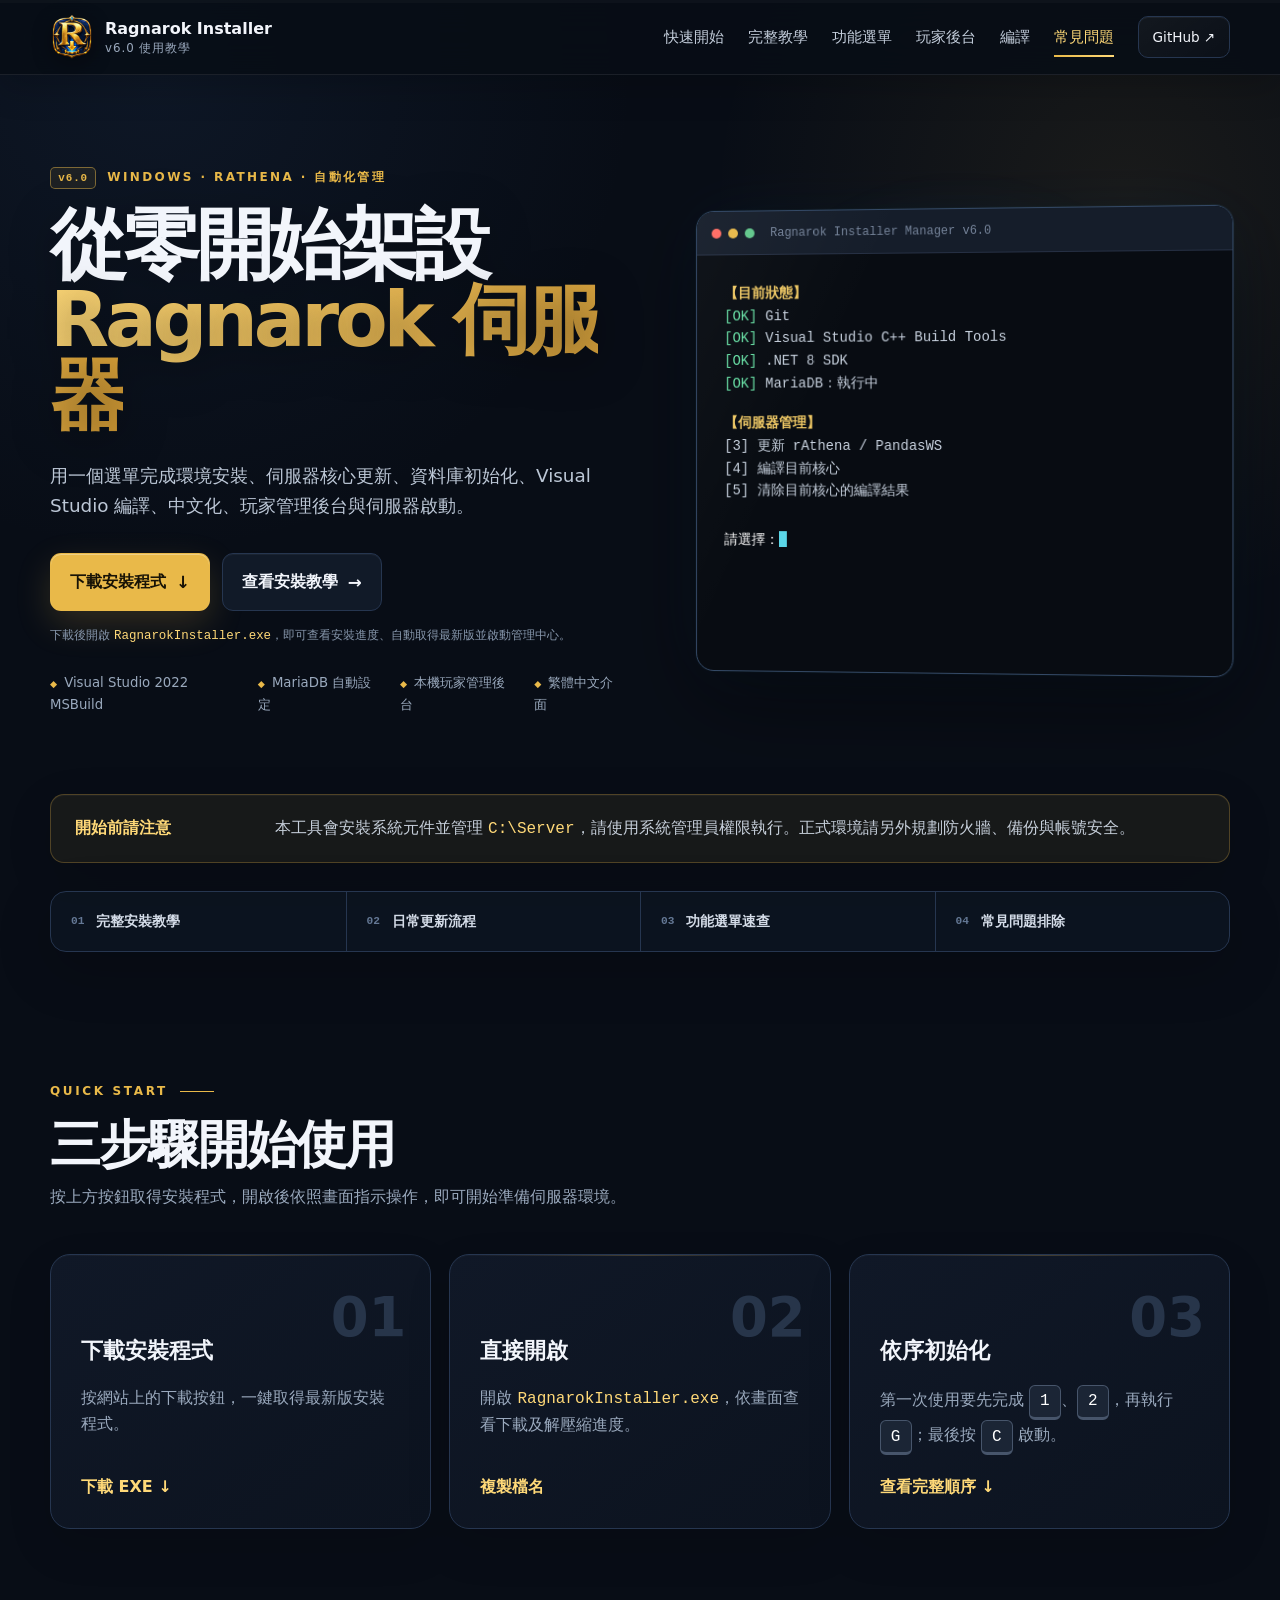
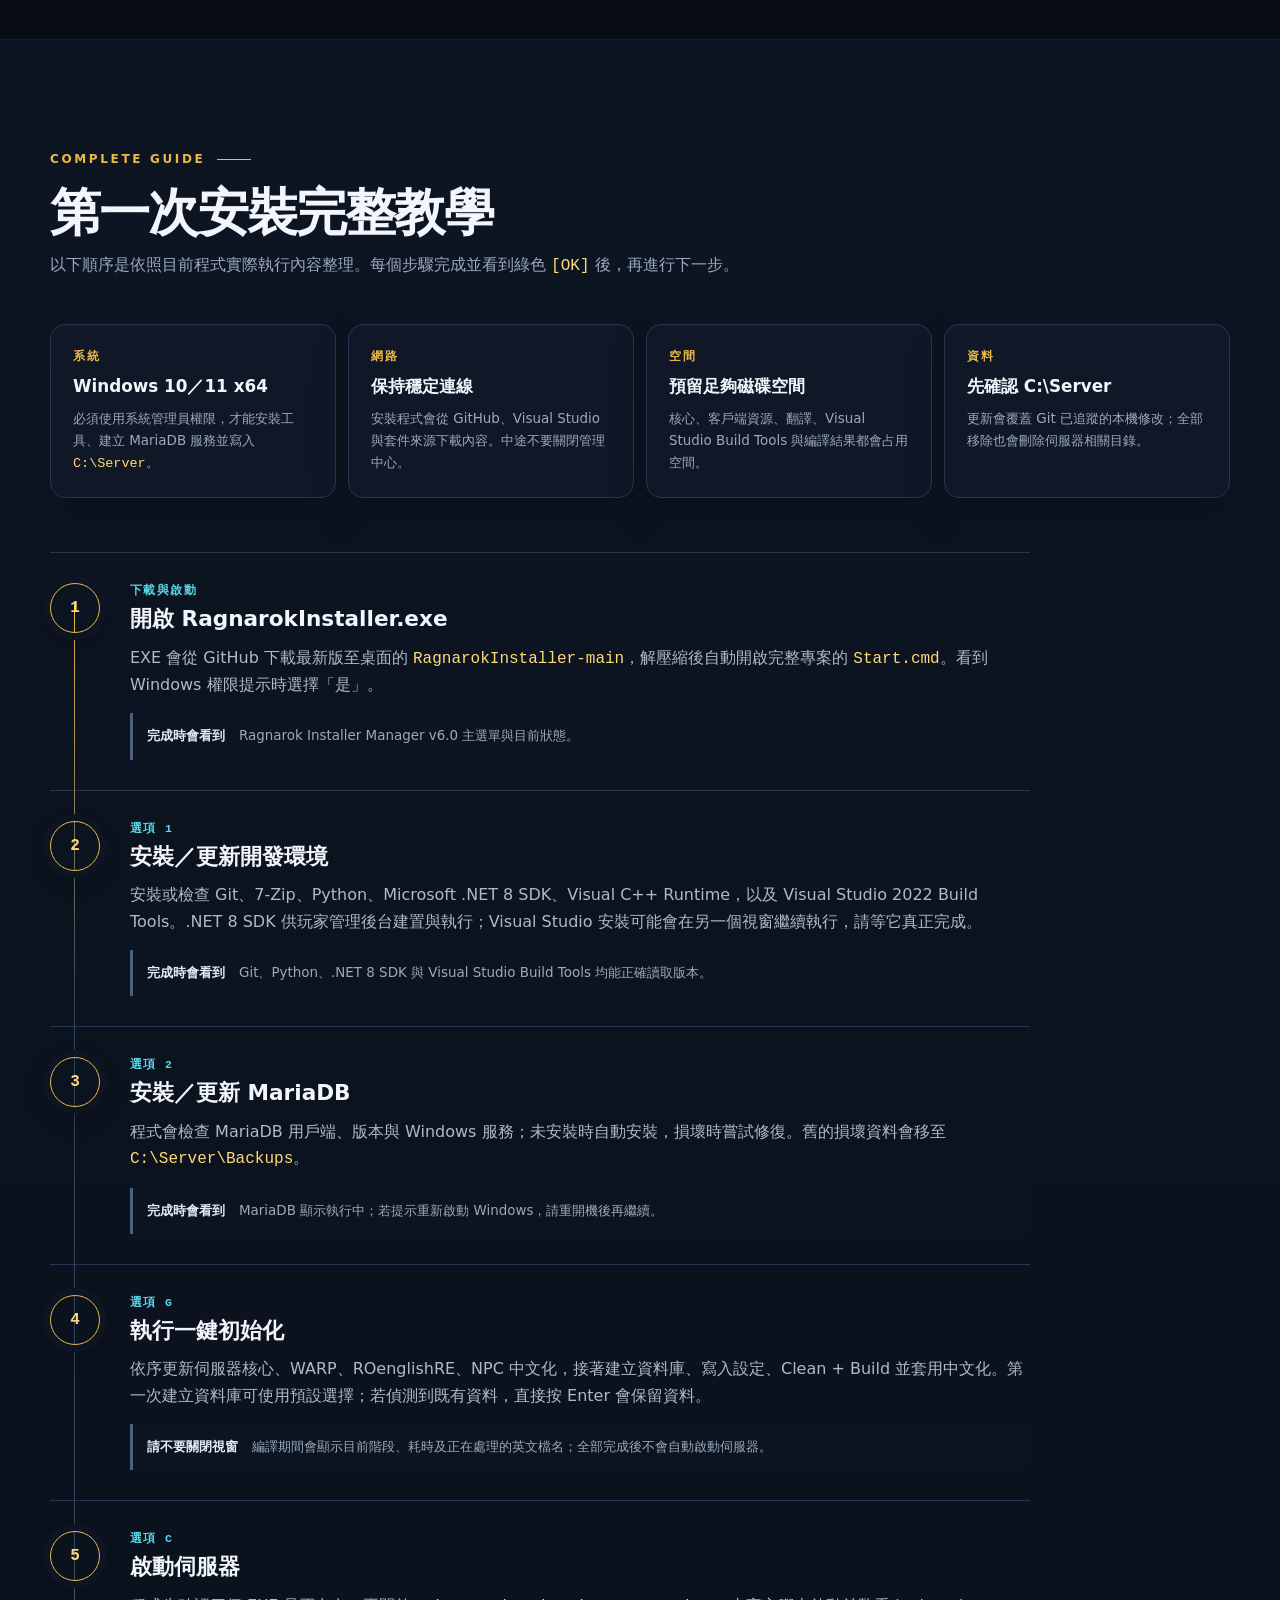
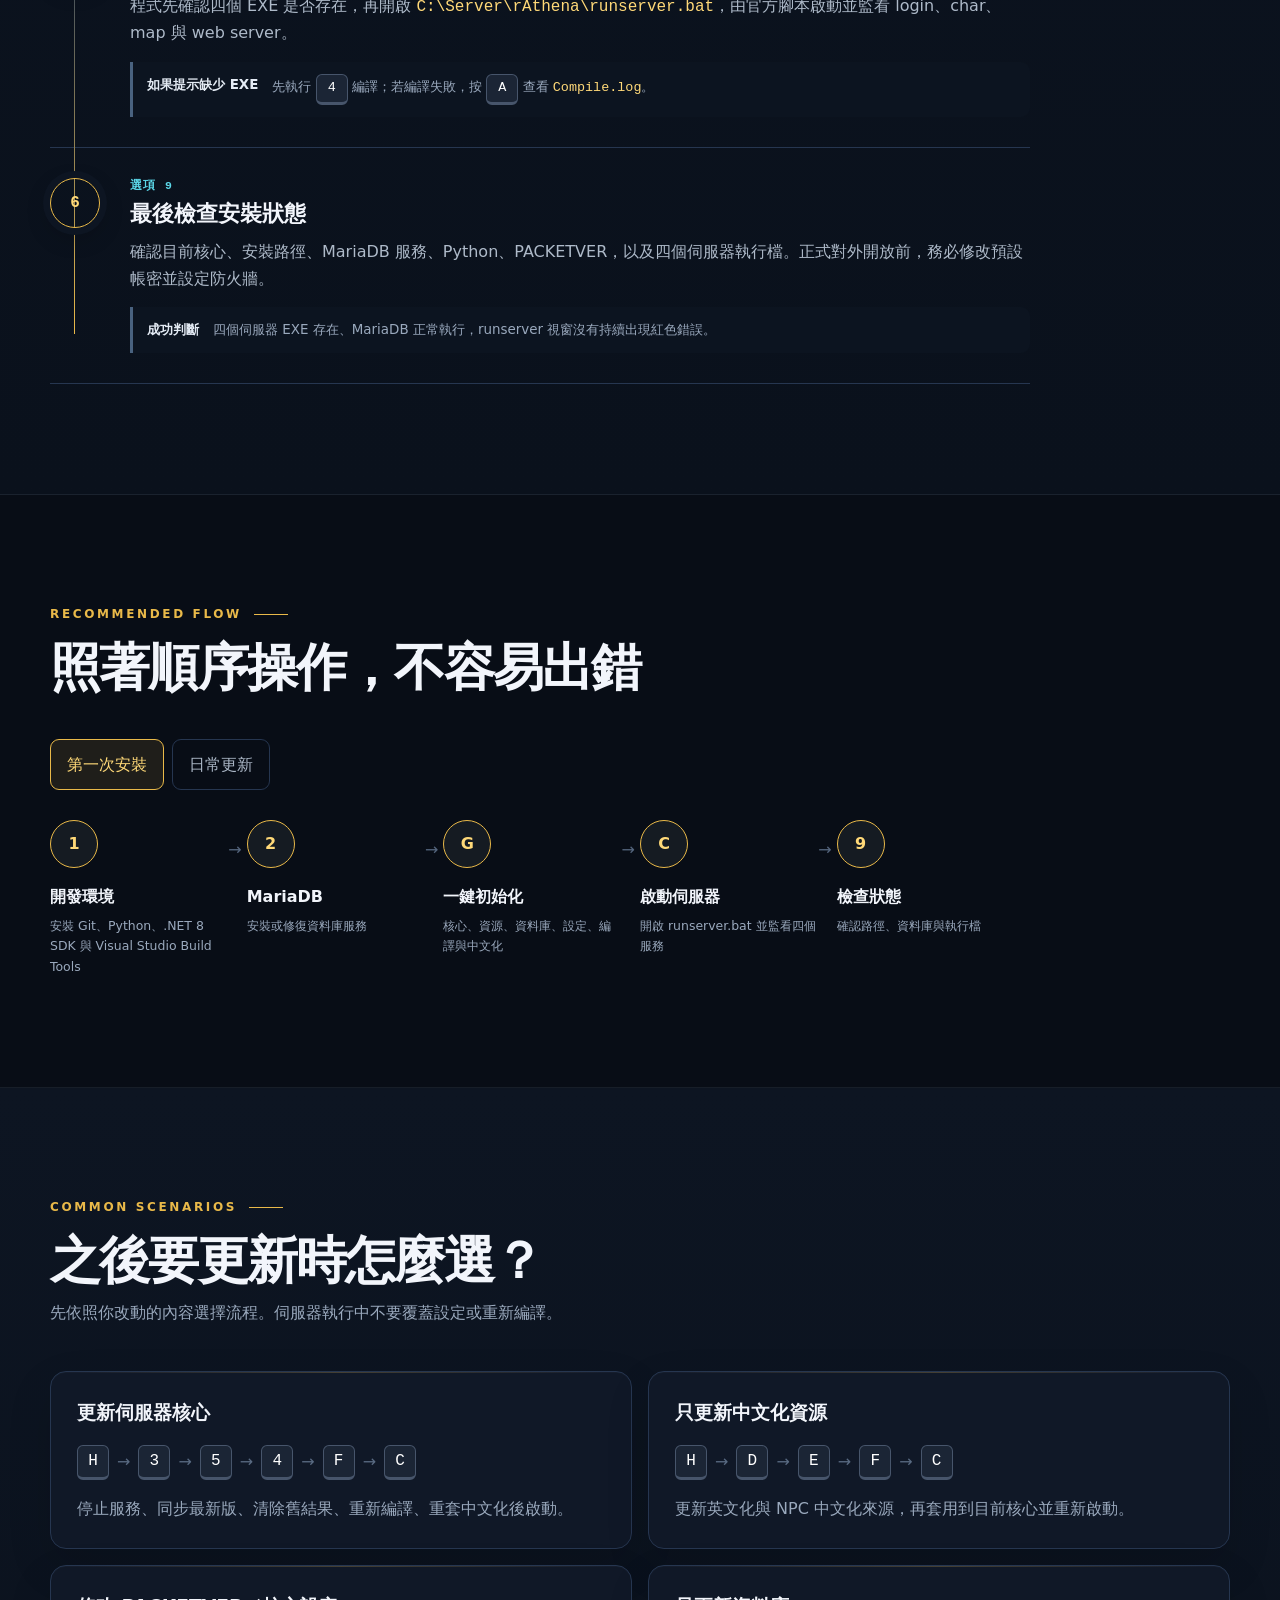
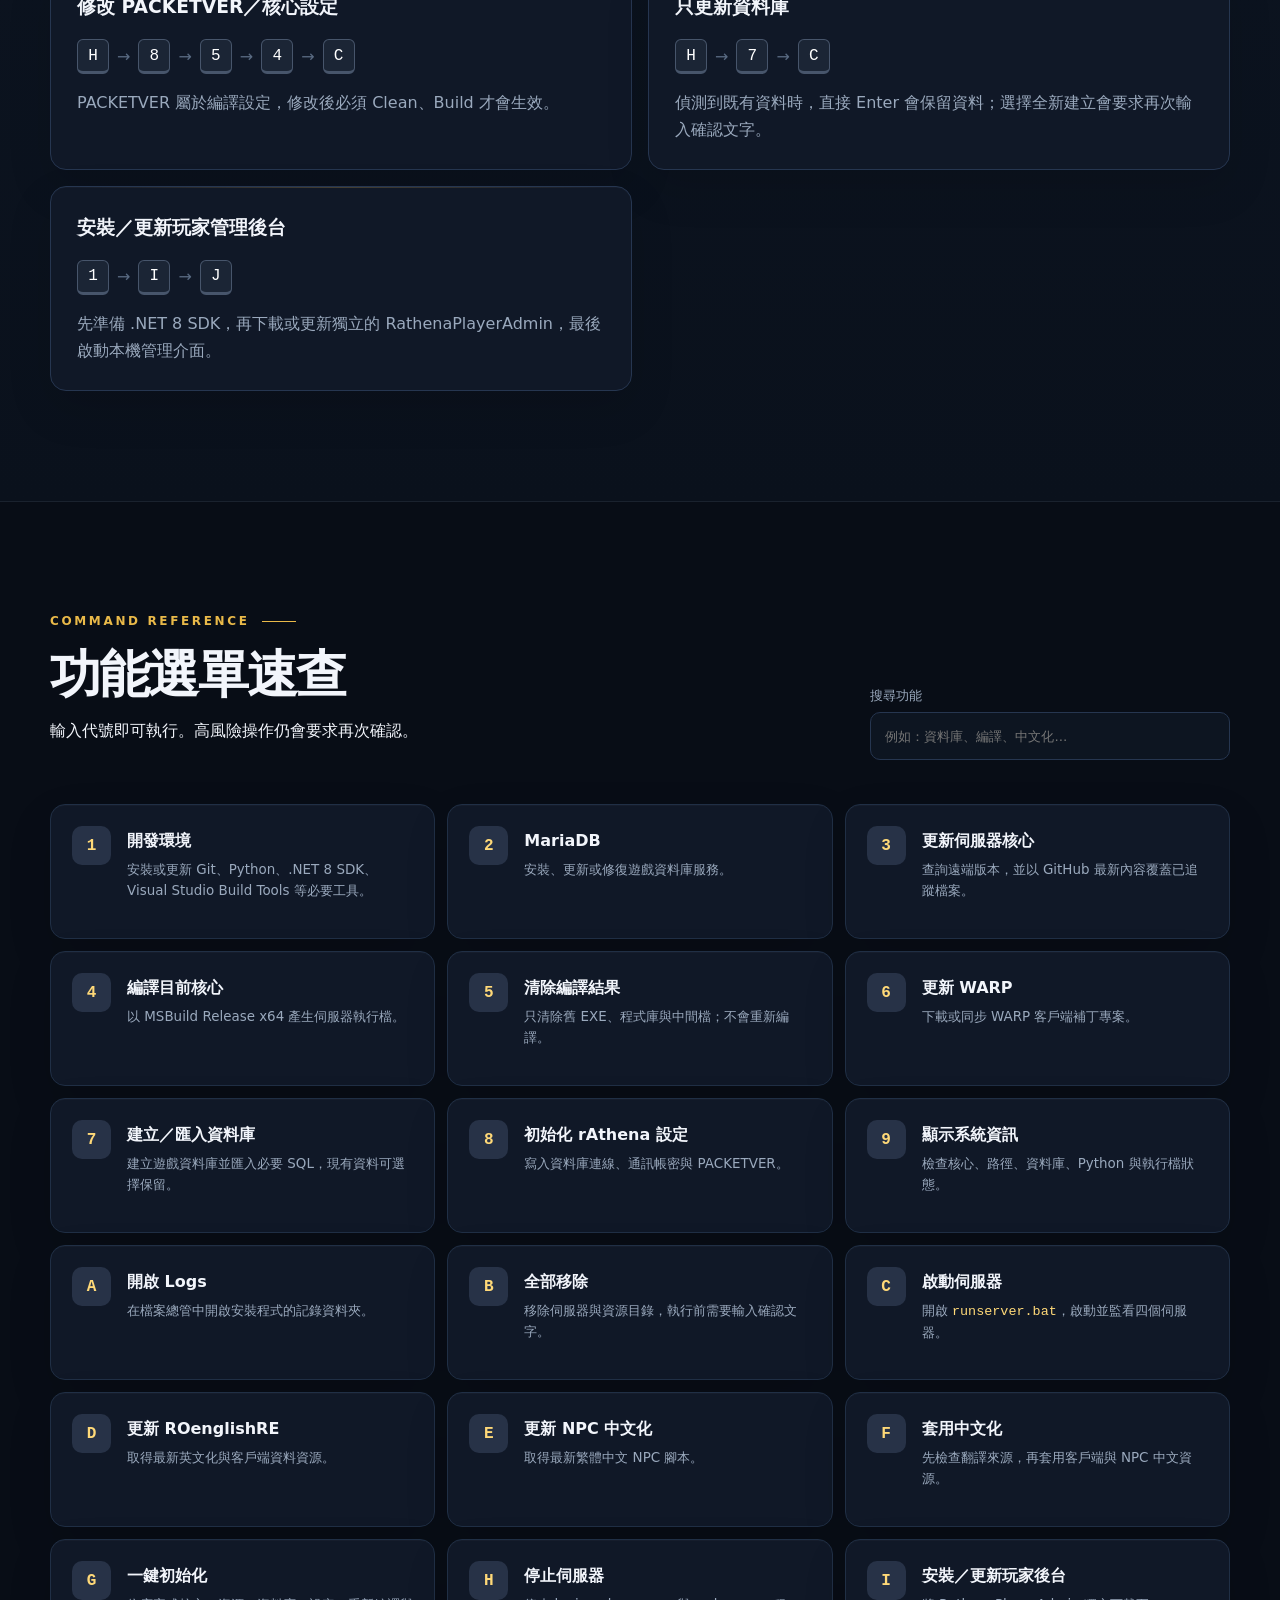
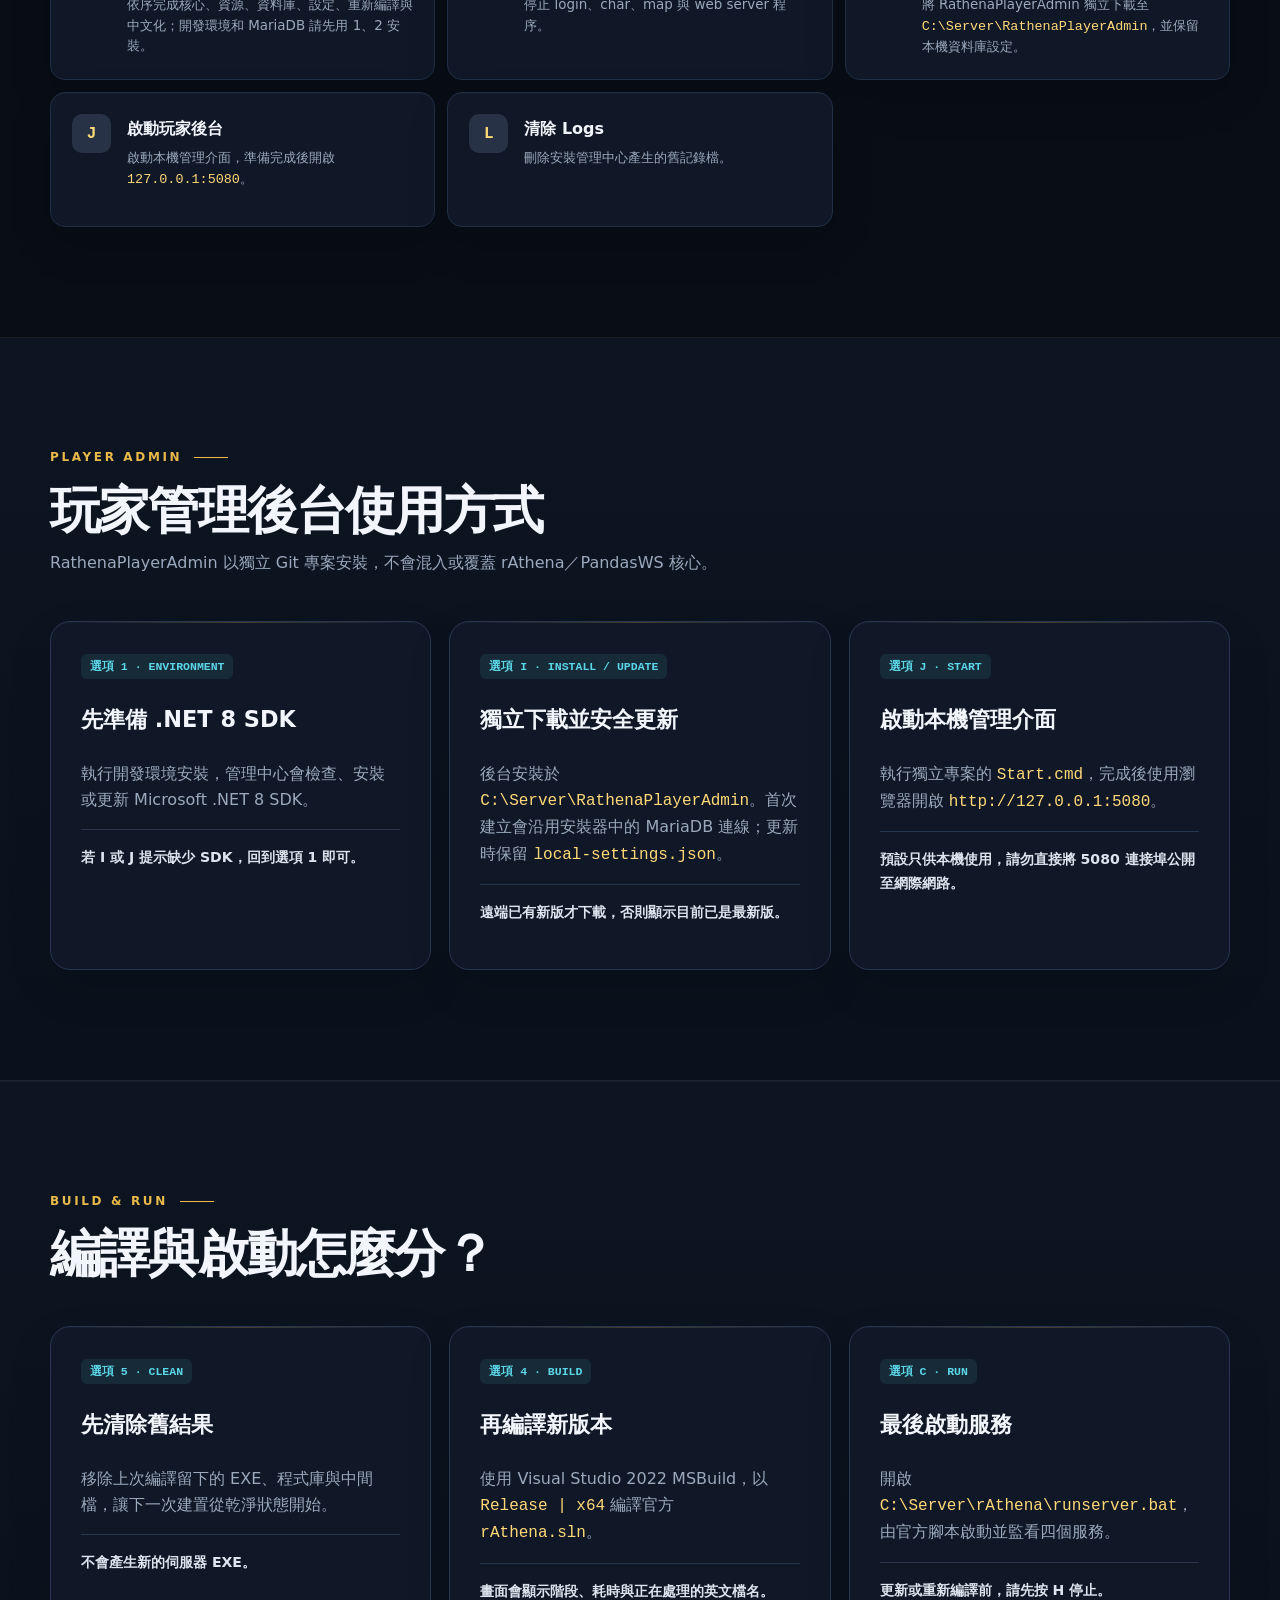
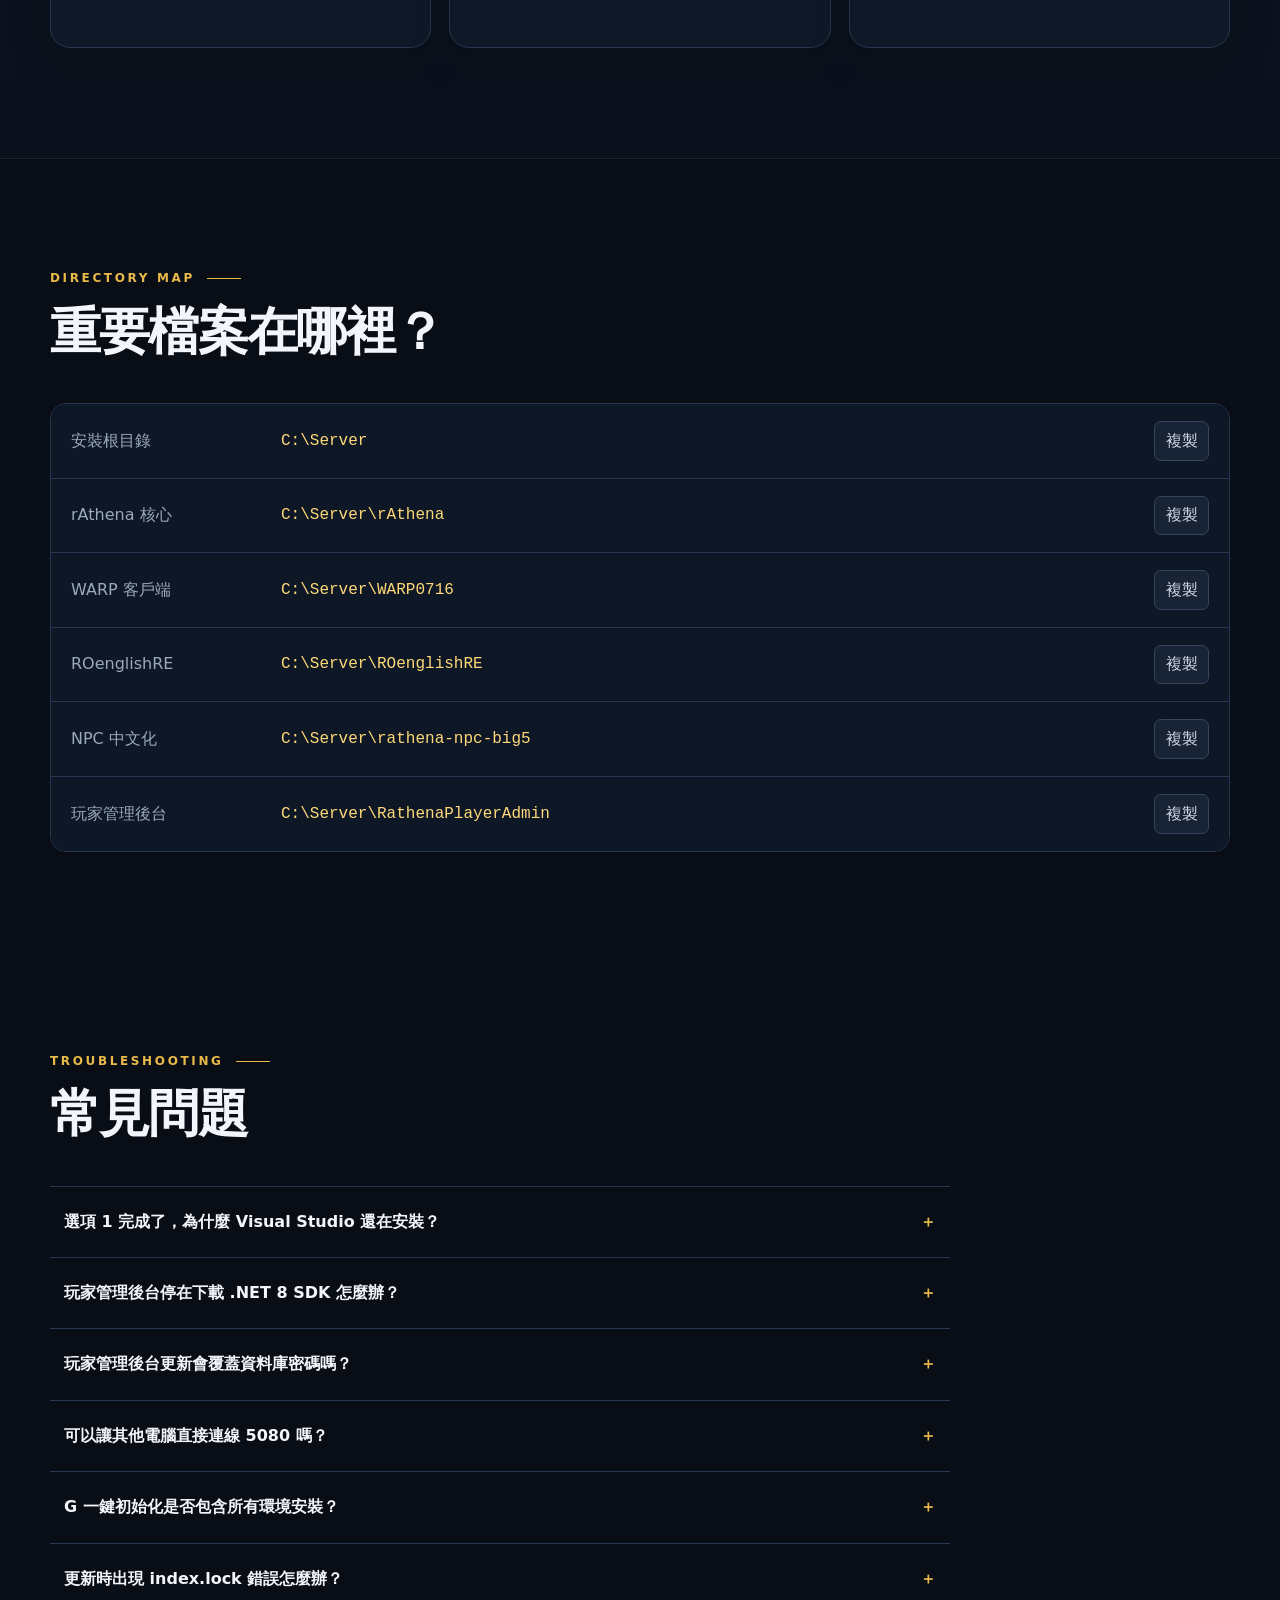
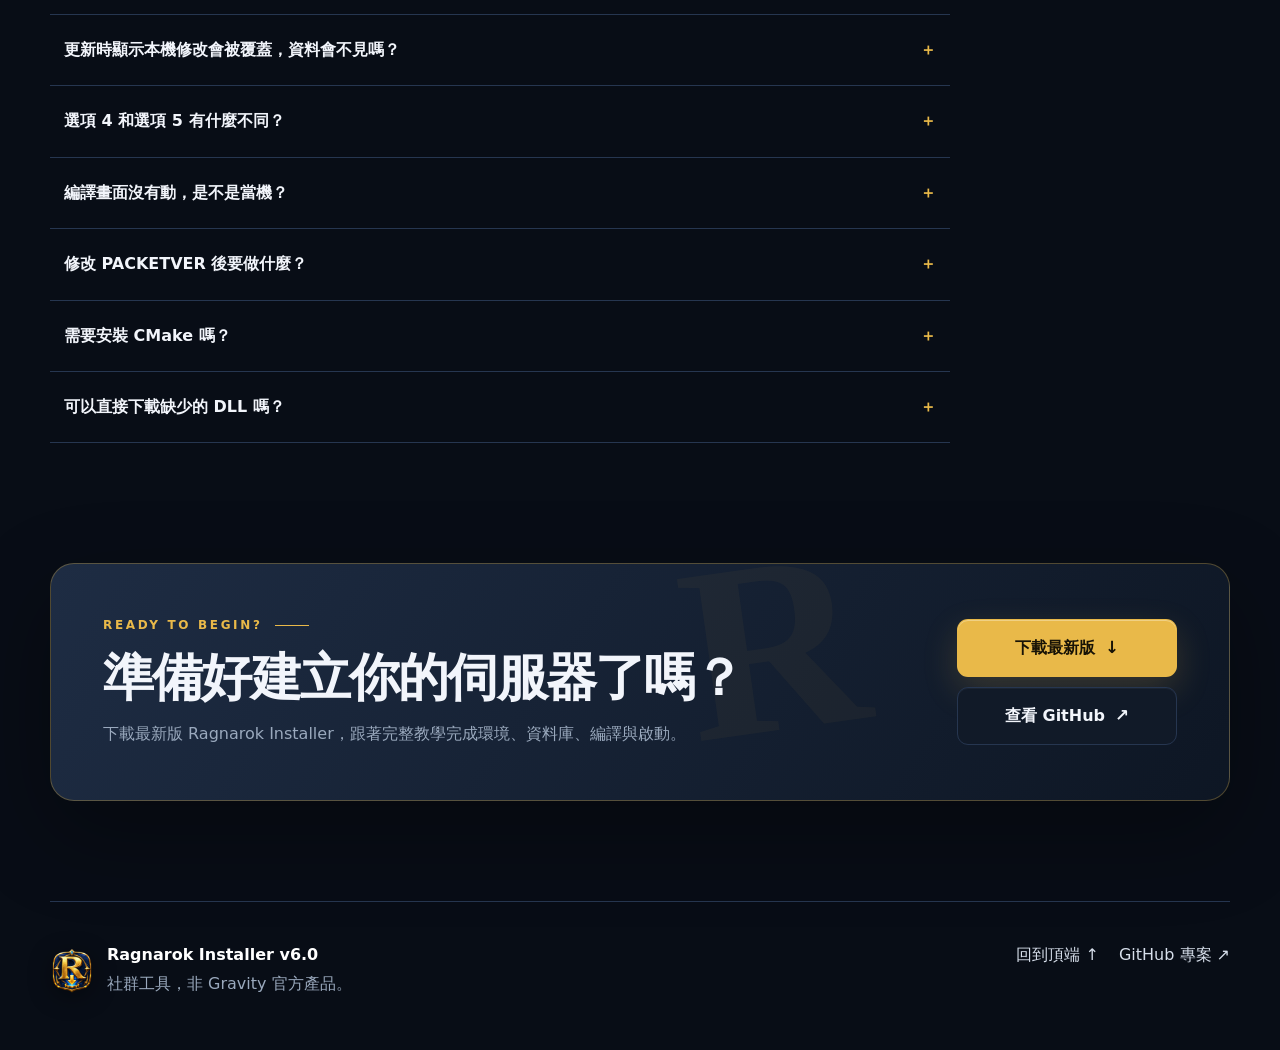
<file: docs/index.html>
<!doctype html>
<html lang="zh-Hant">
<head>
  <meta charset="utf-8">
  <meta name="viewport" content="width=device-width, initial-scale=1">
  <meta name="description" content="Ragnarok Installer v6.0 完整安裝、更新、編譯、玩家管理後台與伺服器管理教學。">
  <meta name="theme-color" content="#0b111c">
  <title>Ragnarok Installer 使用教學</title>
  <link rel="icon" type="image/png" href="assets/favicon.png">
  <link rel="stylesheet" href="styles.css?v=20260819-3">
</head>
<body id="top">
  <a class="skip-link" href="#main">跳到主要內容</a>
  <div class="scroll-progress" aria-hidden="true"><span></span></div>
  <header class="site-header">
    <div class="nav-wrap">
      <a class="brand" href="#top" aria-label="回到首頁">
        <img class="brand-mark" src="assets/ragnarok-installer-logo.png" width="39" height="39" alt="">
        <span><strong>Ragnarok Installer</strong><small>v6.0 使用教學</small></span>
      </a>
      <button class="nav-toggle" type="button" aria-expanded="false" aria-controls="site-nav">選單</button>
      <nav id="site-nav" aria-label="主要導覽">
        <a href="#quickstart">快速開始</a>
        <a href="#guide">完整教學</a>
        <a href="#commands">功能選單</a>
        <a href="#player-admin">玩家後台</a>
        <a href="#compile">編譯</a>
        <a href="#faq">常見問題</a>
      </nav>
      <a class="github-link" href="https://github.com/xvn5002036/RagnarokInstaller" target="_blank" rel="noreferrer">GitHub ↗</a>
    </div>
  </header>

  <main id="main">
    <section class="hero">
      <div class="hero-copy">
        <div class="hero-kicker"><span>v6.0</span> WINDOWS · RATHENA · 自動化管理</div>
        <h1>從零開始架設<br><span>Ragnarok 伺服器</span></h1>
        <p class="hero-lead">用一個選單完成環境安裝、伺服器核心更新、資料庫初始化、Visual Studio 編譯、中文化、玩家管理後台與伺服器啟動。</p>
        <div class="hero-actions">
          <a class="button primary" href="RagnarokInstaller.exe" download>下載安裝程式 <span aria-hidden="true">↓</span></a>
          <a class="button secondary" href="#quickstart">查看安裝教學 <span aria-hidden="true">→</span></a>
        </div>
        <p class="launcher-note">下載後開啟 <code>RagnarokInstaller.exe</code>，即可查看安裝進度、自動取得最新版並啟動管理中心。</p>
        <ul class="hero-points" aria-label="特色">
          <li>Visual Studio 2022 MSBuild</li>
          <li>MariaDB 自動設定</li>
          <li>本機玩家管理後台</li>
          <li>繁體中文介面</li>
        </ul>
      </div>
      <div class="terminal-card" aria-label="安裝程式畫面示意">
        <div class="terminal-bar"><span></span><span></span><span></span><small>Ragnarok Installer Manager v6.0</small></div>
        <div class="terminal-body">
          <p><b>【目前狀態】</b></p>
          <p><i>[OK]</i> Git</p>
          <p><i>[OK]</i> Visual Studio C++ Build Tools</p>
          <p><i>[OK]</i> .NET 8 SDK</p>
          <p><i>[OK]</i> MariaDB：執行中</p>
          <p class="spacer"></p>
          <p><b>【伺服器管理】</b></p>
          <p>[3] 更新 rAthena / PandasWS</p>
          <p>[4] 編譯目前核心</p>
          <p>[5] 清除目前核心的編譯結果</p>
          <p class="prompt">請選擇：<span class="cursor"></span></p>
        </div>
      </div>
    </section>

    <section class="notice" aria-label="重要提醒">
      <strong>開始前請注意</strong>
      <p>本工具會安裝系統元件並管理 <code>C:\Server</code>，請使用系統管理員權限執行。正式環境請另外規劃防火牆、備份與帳號安全。</p>
    </section>

    <nav class="section-jump" aria-label="快速前往">
      <a href="#guide"><span>01</span>完整安裝教學</a>
      <a href="#scenarios"><span>02</span>日常更新流程</a>
      <a href="#commands"><span>03</span>功能選單速查</a>
      <a href="#faq"><span>04</span>常見問題排除</a>
    </nav>

    <section class="section" id="quickstart">
      <div class="section-heading">
        <p class="eyebrow">QUICK START</p>
        <h2>三步驟開始使用</h2>
        <p>按上方按鈕取得安裝程式，開啟後依照畫面指示操作，即可開始準備伺服器環境。</p>
      </div>
      <div class="steps-grid">
        <article class="step-card"><span>01</span><h3>下載安裝程式</h3><p>按網站上的下載按鈕，一鍵取得最新版安裝程式。</p><a href="RagnarokInstaller.exe" download>下載 EXE ↓</a></article>
        <article class="step-card"><span>02</span><h3>直接開啟</h3><p>開啟 <code>RagnarokInstaller.exe</code>，依畫面查看下載及解壓縮進度。</p><button class="copy-button" type="button" data-copy="RagnarokInstaller.exe">複製檔名</button></article>
        <article class="step-card"><span>03</span><h3>依序初始化</h3><p>第一次使用要先完成 <kbd>1</kbd>、<kbd>2</kbd>，再執行 <kbd>G</kbd>；最後按 <kbd>C</kbd> 啟動。</p><a href="#guide">查看完整順序 ↓</a></article>
      </div>
    </section>

    <section class="section tinted" id="guide">
      <div class="section-heading">
        <p class="eyebrow">COMPLETE GUIDE</p>
        <h2>第一次安裝完整教學</h2>
        <p>以下順序是依照目前程式實際執行內容整理。每個步驟完成並看到綠色 <code>[OK]</code> 後，再進行下一步。</p>
      </div>

      <div class="requirement-grid">
        <article><span>系統</span><strong>Windows 10／11 x64</strong><p>必須使用系統管理員權限，才能安裝工具、建立 MariaDB 服務並寫入 <code>C:\Server</code>。</p></article>
        <article><span>網路</span><strong>保持穩定連線</strong><p>安裝程式會從 GitHub、Visual Studio 與套件來源下載內容。中途不要關閉管理中心。</p></article>
        <article><span>空間</span><strong>預留足夠磁碟空間</strong><p>核心、客戶端資源、翻譯、Visual Studio Build Tools 與編譯結果都會占用空間。</p></article>
        <article><span>資料</span><strong>先確認 C:\Server</strong><p>更新會覆蓋 Git 已追蹤的本機修改；全部移除也會刪除伺服器相關目錄。</p></article>
      </div>

      <ol class="guide-steps">
        <li>
          <div class="guide-number">1</div>
          <div><p class="guide-label">下載與啟動</p><h3>開啟 RagnarokInstaller.exe</h3><p>EXE 會從 GitHub 下載最新版至桌面的 <code>RagnarokInstaller-main</code>，解壓縮後自動開啟完整專案的 <code>Start.cmd</code>。看到 Windows 權限提示時選擇「是」。</p><div class="expected"><b>完成時會看到</b><span>Ragnarok Installer Manager v6.0 主選單與目前狀態。</span></div></div>
        </li>
        <li>
          <div class="guide-number">2</div>
          <div><p class="guide-label">選項 1</p><h3>安裝／更新開發環境</h3><p>安裝或檢查 Git、7-Zip、Python、Microsoft .NET 8 SDK、Visual C++ Runtime，以及 Visual Studio 2022 Build Tools。.NET 8 SDK 供玩家管理後台建置與執行；Visual Studio 安裝可能會在另一個視窗繼續執行，請等它真正完成。</p><div class="expected"><b>完成時會看到</b><span>Git、Python、.NET 8 SDK 與 Visual Studio Build Tools 均能正確讀取版本。</span></div></div>
        </li>
        <li>
          <div class="guide-number">3</div>
          <div><p class="guide-label">選項 2</p><h3>安裝／更新 MariaDB</h3><p>程式會檢查 MariaDB 用戶端、版本與 Windows 服務；未安裝時自動安裝，損壞時嘗試修復。舊的損壞資料會移至 <code>C:\Server\Backups</code>。</p><div class="expected"><b>完成時會看到</b><span>MariaDB 顯示執行中；若提示重新啟動 Windows，請重開機後再繼續。</span></div></div>
        </li>
        <li>
          <div class="guide-number">4</div>
          <div><p class="guide-label">選項 G</p><h3>執行一鍵初始化</h3><p>依序更新伺服器核心、WARP、ROenglishRE、NPC 中文化，接著建立資料庫、寫入設定、Clean + Build 並套用中文化。第一次建立資料庫可使用預設選擇；若偵測到既有資料，直接按 Enter 會保留資料。</p><div class="expected"><b>請不要關閉視窗</b><span>編譯期間會顯示目前階段、耗時及正在處理的英文檔名；全部完成後不會自動啟動伺服器。</span></div></div>
        </li>
        <li>
          <div class="guide-number">5</div>
          <div><p class="guide-label">選項 C</p><h3>啟動伺服器</h3><p>程式先確認四個 EXE 是否存在，再開啟 <code>C:\Server\rAthena\runserver.bat</code>，由官方腳本啟動並監看 login、char、map 與 web server。</p><div class="expected"><b>如果提示缺少 EXE</b><span>先執行 <kbd>4</kbd> 編譯；若編譯失敗，按 <kbd>A</kbd> 查看 <code>Compile.log</code>。</span></div></div>
        </li>
        <li>
          <div class="guide-number">6</div>
          <div><p class="guide-label">選項 9</p><h3>最後檢查安裝狀態</h3><p>確認目前核心、安裝路徑、MariaDB 服務、Python、PACKETVER，以及四個伺服器執行檔。正式對外開放前，務必修改預設帳密並設定防火牆。</p><div class="expected"><b>成功判斷</b><span>四個伺服器 EXE 存在、MariaDB 正常執行，runserver 視窗沒有持續出現紅色錯誤。</span></div></div>
        </li>
      </ol>
    </section>

    <section class="section" id="flows">
      <div class="section-heading">
        <p class="eyebrow">RECOMMENDED FLOW</p>
        <h2>照著順序操作，不容易出錯</h2>
      </div>
      <div class="flow-tabs" role="tablist" aria-label="操作情境">
        <button type="button" role="tab" aria-selected="true" aria-controls="flow-first" id="tab-first">第一次安裝</button>
        <button type="button" role="tab" aria-selected="false" aria-controls="flow-update" id="tab-update">日常更新</button>
      </div>
      <div class="flow-panel" id="flow-first" role="tabpanel" aria-labelledby="tab-first">
        <ol class="flow-line">
          <li><b>1</b><span>開發環境</span><small>安裝 Git、Python、.NET 8 SDK 與 Visual Studio Build Tools</small></li>
          <li><b>2</b><span>MariaDB</span><small>安裝或修復資料庫服務</small></li>
          <li><b>G</b><span>一鍵初始化</span><small>核心、資源、資料庫、設定、編譯與中文化</small></li>
          <li><b>C</b><span>啟動伺服器</span><small>開啟 runserver.bat 並監看四個服務</small></li>
          <li><b>9</b><span>檢查狀態</span><small>確認路徑、資料庫與執行檔</small></li>
        </ol>
      </div>
      <div class="flow-panel" id="flow-update" role="tabpanel" aria-labelledby="tab-update" hidden>
        <ol class="flow-line">
          <li><b>H</b><span>停止伺服器</span><small>更新與編譯前先安全停止服務</small></li>
          <li><b>3</b><span>更新核心</span><small>直接同步 GitHub 最新版本</small></li>
          <li><b>5</b><span>清除舊結果</span><small>只執行 Clean，不會自動編譯</small></li>
          <li><b>4</b><span>重新編譯</span><small>使用 Release x64 產生新執行檔</small></li>
          <li><b>F</b><span>套用中文化</span><small>更新來源後套用中文資源</small></li>
          <li><b>C</b><span>重新啟動</span><small>由 runserver.bat 啟動並監看</small></li>
        </ol>
      </div>
    </section>

    <section class="section tinted" id="scenarios">
      <div class="section-heading"><p class="eyebrow">COMMON SCENARIOS</p><h2>之後要更新時怎麼選？</h2><p>先依照你改動的內容選擇流程。伺服器執行中不要覆蓋設定或重新編譯。</p></div>
      <div class="scenario-grid">
        <article><h3>更新伺服器核心</h3><p class="key-sequence"><kbd>H</kbd><i>→</i><kbd>3</kbd><i>→</i><kbd>5</kbd><i>→</i><kbd>4</kbd><i>→</i><kbd>F</kbd><i>→</i><kbd>C</kbd></p><p>停止服務、同步最新版、清除舊結果、重新編譯、重套中文化後啟動。</p></article>
        <article><h3>只更新中文化資源</h3><p class="key-sequence"><kbd>H</kbd><i>→</i><kbd>D</kbd><i>→</i><kbd>E</kbd><i>→</i><kbd>F</kbd><i>→</i><kbd>C</kbd></p><p>更新英文化與 NPC 中文化來源，再套用到目前核心並重新啟動。</p></article>
        <article><h3>修改 PACKETVER／核心設定</h3><p class="key-sequence"><kbd>H</kbd><i>→</i><kbd>8</kbd><i>→</i><kbd>5</kbd><i>→</i><kbd>4</kbd><i>→</i><kbd>C</kbd></p><p>PACKETVER 屬於編譯設定，修改後必須 Clean、Build 才會生效。</p></article>
        <article><h3>只更新資料庫</h3><p class="key-sequence"><kbd>H</kbd><i>→</i><kbd>7</kbd><i>→</i><kbd>C</kbd></p><p>偵測到既有資料時，直接 Enter 會保留資料；選擇全新建立會要求再次輸入確認文字。</p></article>
        <article><h3>安裝／更新玩家管理後台</h3><p class="key-sequence"><kbd>1</kbd><i>→</i><kbd>I</kbd><i>→</i><kbd>J</kbd></p><p>先準備 .NET 8 SDK，再下載或更新獨立的 RathenaPlayerAdmin，最後啟動本機管理介面。</p></article>
      </div>
    </section>

    <section class="section" id="commands">
      <div class="section-heading split-heading">
        <div><p class="eyebrow">COMMAND REFERENCE</p><h2>功能選單速查</h2><p>輸入代號即可執行。高風險操作仍會要求再次確認。</p></div>
        <label class="search-box"><span>搜尋功能</span><input id="command-search" type="search" placeholder="例如：資料庫、編譯、中文化…"></label>
      </div>
      <div class="command-grid" id="command-grid">
        <article data-search="環境 安裝 git python dotnet .net sdk visual studio"><b>1</b><div><h3>開發環境</h3><p>安裝或更新 Git、Python、.NET 8 SDK、Visual Studio Build Tools 等必要工具。</p></div></article>
        <article data-search="mariadb mysql 資料庫 安裝"><b>2</b><div><h3>MariaDB</h3><p>安裝、更新或修復遊戲資料庫服務。</p></div></article>
        <article data-search="更新 rathena pandasws git github 核心"><b>3</b><div><h3>更新伺服器核心</h3><p>查詢遠端版本，並以 GitHub 最新內容覆蓋已追蹤檔案。</p></div></article>
        <article data-search="編譯 build msbuild visual studio exe"><b>4</b><div><h3>編譯目前核心</h3><p>以 MSBuild Release x64 產生伺服器執行檔。</p></div></article>
        <article data-search="清除 clean 編譯 中間檔 exe"><b>5</b><div><h3>清除編譯結果</h3><p>只清除舊 EXE、程式庫與中間檔；不會重新編譯。</p></div></article>
        <article data-search="warp 客戶端 補丁 更新"><b>6</b><div><h3>更新 WARP</h3><p>下載或同步 WARP 客戶端補丁專案。</p></div></article>
        <article data-search="資料庫 sql 匯入 建立 mariadb"><b>7</b><div><h3>建立／匯入資料庫</h3><p>建立遊戲資料庫並匯入必要 SQL，現有資料可選擇保留。</p></div></article>
        <article data-search="初始化 設定 packetver conf 帳密"><b>8</b><div><h3>初始化 rAthena 設定</h3><p>寫入資料庫連線、通訊帳密與 PACKETVER。</p></div></article>
        <article data-search="資訊 狀態 路徑 python mariadb exe"><b>9</b><div><h3>顯示系統資訊</h3><p>檢查核心、路徑、資料庫、Python 與執行檔狀態。</p></div></article>
        <article data-search="logs log 紀錄 開啟"><b>A</b><div><h3>開啟 Logs</h3><p>在檔案總管中開啟安裝程式的記錄資料夾。</p></div></article>
        <article data-search="刪除 移除 uninstall 危險"><b>B</b><div><h3>全部移除</h3><p>移除伺服器與資源目錄，執行前需要輸入確認文字。</p></div></article>
        <article data-search="啟動 start runserver bat login char map web"><b>C</b><div><h3>啟動伺服器</h3><p>開啟 <code>runserver.bat</code>，啟動並監看四個伺服器。</p></div></article>
        <article data-search="roenglishre 英文化 客戶端 更新"><b>D</b><div><h3>更新 ROenglishRE</h3><p>取得最新英文化與客戶端資料資源。</p></div></article>
        <article data-search="npc 中文化 繁體中文 更新"><b>E</b><div><h3>更新 NPC 中文化</h3><p>取得最新繁體中文 NPC 腳本。</p></div></article>
        <article data-search="套用 中文化 localization"><b>F</b><div><h3>套用中文化</h3><p>先檢查翻譯來源，再套用客戶端與 NPC 中文資源。</p></div></article>
        <article data-search="一鍵 初始化 setup 新手"><b>G</b><div><h3>一鍵初始化</h3><p>依序完成核心、資源、資料庫、設定、重新編譯與中文化；開發環境和 MariaDB 請先用 1、2 安裝。</p></div></article>
        <article data-search="停止 stop server login char map web"><b>H</b><div><h3>停止伺服器</h3><p>停止 login、char、map 與 web server 程序。</p></div></article>
        <article data-search="玩家 管理 後台 admin rathenaplayeradmin 安裝 更新"><b>I</b><div><h3>安裝／更新玩家後台</h3><p>將 RathenaPlayerAdmin 獨立下載至 <code>C:\Server\RathenaPlayerAdmin</code>，並保留本機資料庫設定。</p></div></article>
        <article data-search="玩家 管理 後台 admin 啟動 5080"><b>J</b><div><h3>啟動玩家後台</h3><p>啟動本機管理介面，準備完成後開啟 <code>127.0.0.1:5080</code>。</p></div></article>
        <article data-search="清除 logs log 紀錄"><b>L</b><div><h3>清除 Logs</h3><p>刪除安裝管理中心產生的舊記錄檔。</p></div></article>
      </div>
      <p class="empty-state" id="empty-state" hidden>找不到符合的功能，請換一個關鍵字。</p>
    </section>

    <section class="section tinted" id="player-admin">
      <div class="section-heading"><p class="eyebrow">PLAYER ADMIN</p><h2>玩家管理後台使用方式</h2><p>RathenaPlayerAdmin 以獨立 Git 專案安裝，不會混入或覆蓋 rAthena／PandasWS 核心。</p></div>
      <div class="compare-grid">
        <article><span class="tag">選項 1 · ENVIRONMENT</span><h3>先準備 .NET 8 SDK</h3><p>執行開發環境安裝，管理中心會檢查、安裝或更新 Microsoft .NET 8 SDK。</p><p class="callout">若 I 或 J 提示缺少 SDK，回到選項 1 即可。</p></article>
        <article><span class="tag">選項 I · INSTALL / UPDATE</span><h3>獨立下載並安全更新</h3><p>後台安裝於 <code>C:\Server\RathenaPlayerAdmin</code>。首次建立會沿用安裝器中的 MariaDB 連線；更新時保留 <code>local-settings.json</code>。</p><p class="callout">遠端已有新版才下載，否則顯示目前已是最新版。</p></article>
        <article><span class="tag">選項 J · START</span><h3>啟動本機管理介面</h3><p>執行獨立專案的 <code>Start.cmd</code>，完成後使用瀏覽器開啟 <code>http://127.0.0.1:5080</code>。</p><p class="callout">預設只供本機使用，請勿直接將 5080 連接埠公開至網際網路。</p></article>
      </div>
    </section>

    <section class="section tinted" id="compile">
      <div class="section-heading"><p class="eyebrow">BUILD & RUN</p><h2>編譯與啟動怎麼分？</h2></div>
      <div class="compare-grid">
        <article><span class="tag">選項 5 · CLEAN</span><h3>先清除舊結果</h3><p>移除上次編譯留下的 EXE、程式庫與中間檔，讓下一次建置從乾淨狀態開始。</p><p class="callout">不會產生新的伺服器 EXE。</p></article>
        <article><span class="tag">選項 4 · BUILD</span><h3>再編譯新版本</h3><p>使用 Visual Studio 2022 MSBuild，以 <code>Release | x64</code> 編譯官方 <code>rAthena.sln</code>。</p><p class="callout">畫面會顯示階段、耗時與正在處理的英文檔名。</p></article>
        <article><span class="tag">選項 C · RUN</span><h3>最後啟動服務</h3><p>開啟 <code>C:\Server\rAthena\runserver.bat</code>，由官方腳本啟動並監看四個服務。</p><p class="callout">更新或重新編譯前，請先按 H 停止。</p></article>
      </div>
    </section>

    <section class="section" id="paths">
      <div class="section-heading"><p class="eyebrow">DIRECTORY MAP</p><h2>重要檔案在哪裡？</h2></div>
      <div class="path-list">
        <div><span>安裝根目錄</span><code>C:\Server</code><button type="button" data-copy="C:\Server">複製</button></div>
        <div><span>rAthena 核心</span><code>C:\Server\rAthena</code><button type="button" data-copy="C:\Server\rAthena">複製</button></div>
        <div><span>WARP 客戶端</span><code>C:\Server\WARP0716</code><button type="button" data-copy="C:\Server\WARP0716">複製</button></div>
        <div><span>ROenglishRE</span><code>C:\Server\ROenglishRE</code><button type="button" data-copy="C:\Server\ROenglishRE">複製</button></div>
        <div><span>NPC 中文化</span><code>C:\Server\rathena-npc-big5</code><button type="button" data-copy="C:\Server\rathena-npc-big5">複製</button></div>
        <div><span>玩家管理後台</span><code>C:\Server\RathenaPlayerAdmin</code><button type="button" data-copy="C:\Server\RathenaPlayerAdmin">複製</button></div>
      </div>
    </section>

    <section class="section faq-section" id="faq">
      <div class="section-heading"><p class="eyebrow">TROUBLESHOOTING</p><h2>常見問題</h2></div>
      <div class="faq-list">
        <details><summary>選項 1 完成了，為什麼 Visual Studio 還在安裝？</summary><p>Visual Studio Build Tools 會在獨立視窗執行。請等該視窗完成，再回主選單確認 Visual Studio 顯示 <code>[OK]</code>，否則選項 4 會找不到 MSBuild。</p></details>
        <details><summary>玩家管理後台停在下載 .NET 8 SDK 怎麼辦？</summary><p>新版已將 .NET 8 SDK 整合至選項 1。先關閉舊的後台安裝視窗，執行選項 1 完成 SDK 安裝，再依序執行 I、J。</p></details>
        <details><summary>玩家管理後台更新會覆蓋資料庫密碼嗎？</summary><p>不會。選項 I 更新前會保留 <code>local-settings.json</code>，更新完成後原樣還原；其他後台原始碼則同步 GitHub 最新版本。</p></details>
        <details><summary>可以讓其他電腦直接連線 5080 嗎？</summary><p>預設介面只監聽 <code>127.0.0.1</code>，設計用途是本機管理。不要直接公開管理連接埠；需要遠端管理時，請另行規劃 VPN、反向代理、TLS、驗證及防火牆。</p></details>
        <details><summary>G 一鍵初始化是否包含所有環境安裝？</summary><p>不包含。第一次使用必須先執行選項 1 安裝開發環境，再執行選項 2 安裝 MariaDB，兩者完成後才執行 G。</p></details>
        <details><summary>更新時出現 index.lock 錯誤怎麼辦？</summary><p>先確認沒有其他 Git 程序執行。新版管理中心會偵測殘留鎖定檔，確認安全後自動清除並繼續更新。</p></details>
        <details><summary>更新時顯示本機修改會被覆蓋，資料會不見嗎？</summary><p>選項 3、6、D、E 會以 GitHub 最新內容同步其儲存庫，Git 已追蹤檔案的本機修改可能被覆蓋。資料庫不在這些 Git 儲存庫內，但重要自訂腳本與設定仍應另行保存。</p></details>
        <details><summary>選項 4 和選項 5 有什麼不同？</summary><p>選項 5 只執行 Clean；選項 4 才會 Build。需要完整乾淨編譯時，依序執行 5、4。</p></details>
        <details><summary>編譯畫面沒有動，是不是當機？</summary><p>藍色面板的 Elapsed 時間會持續增加，下方也會顯示新出現的英文檔名。詳細錯誤則保存在 <code>Logs\Compile.log</code>。</p></details>
        <details><summary>修改 PACKETVER 後要做什麼？</summary><p>先按 5 清除舊編譯結果，再按 4 編譯，最後按 C 重新啟動伺服器。</p></details>
        <details><summary>需要安裝 CMake 嗎？</summary><p>不需要。本工具直接使用 rAthena 官方 <code>rAthena.sln</code>，透過 Visual Studio 2022 MSBuild 以 <code>Release | x64</code> 建置。</p></details>
        <details><summary>可以直接下載缺少的 DLL 嗎？</summary><p>不要從不明網站單獨下載 DLL。請執行選項 1，讓管理中心安裝正確的 Visual C++ Runtime 與建置工具。</p></details>
      </div>
    </section>

    <section class="final-cta" aria-labelledby="download-title">
      <div>
        <p class="eyebrow">READY TO BEGIN?</p>
        <h2 id="download-title">準備好建立你的伺服器了嗎？</h2>
        <p>下載最新版 Ragnarok Installer，跟著完整教學完成環境、資料庫、編譯與啟動。</p>
      </div>
      <div class="final-actions">
        <a class="button primary" href="RagnarokInstaller.exe" download>下載最新版 <span aria-hidden="true">↓</span></a>
        <a class="button secondary" href="https://github.com/xvn5002036/RagnarokInstaller" target="_blank" rel="noreferrer">查看 GitHub <span aria-hidden="true">↗</span></a>
      </div>
    </section>
  </main>

  <footer>
    <div class="footer-brand"><img src="assets/ragnarok-installer-logo.png" width="44" height="44" alt=""><div><strong>Ragnarok Installer v6.0</strong><p>社群工具，非 Gravity 官方產品。</p></div></div>
    <div><a href="#top">回到頂端 ↑</a><a href="https://github.com/xvn5002036/RagnarokInstaller" target="_blank" rel="noreferrer">GitHub 專案 ↗</a></div>
  </footer>
  <div class="toast" role="status" aria-live="polite"></div>
  <script src="script.js?v=20260819-3"></script>
</body>
</html>
</file>
<file: docs/styles.css>
:root{--bg:#080d16;--panel:#101827;--panel-2:#152136;--line:#263650;--text:#f2f5fb;--muted:#9aa9bd;--gold:#e9b949;--gold-2:#ffd978;--cyan:#5bd7e8;--green:#63d49a;--danger:#ff7f79;--radius:20px;--shadow:0 22px 70px rgba(0,0,0,.35)}
*{box-sizing:border-box}html{scroll-behavior:smooth;scroll-padding-top:88px}body{margin:0;background:var(--bg);color:var(--text);font-family:"Segoe UI","Noto Sans TC",system-ui,sans-serif;line-height:1.65}a{color:inherit;text-decoration:none}button,input{font:inherit}code,kbd{font-family:"Cascadia Code",Consolas,monospace}code{color:var(--gold-2)}kbd{display:inline-grid;place-items:center;min-width:2rem;padding:.15rem .45rem;border:1px solid #47556b;border-bottom-width:3px;border-radius:6px;background:#1b2535;color:#fff}.skip-link{position:fixed;left:1rem;top:-5rem;z-index:100;padding:.75rem 1rem;background:#fff;color:#000;border-radius:8px}.skip-link:focus{top:1rem}.site-header{position:sticky;top:0;z-index:50;border-bottom:1px solid rgba(255,255,255,.08);background:rgba(8,13,22,.86);backdrop-filter:blur(18px)}.nav-wrap{width:min(1180px,calc(100% - 36px));height:74px;margin:auto;display:flex;align-items:center;gap:24px}.brand{display:flex;align-items:center;gap:11px;margin-right:auto}.brand-mark{display:grid;place-items:center;width:39px;height:39px;border:1px solid rgba(233,185,73,.55);border-radius:12px;background:linear-gradient(145deg,#2e291d,#141927);color:var(--gold-2);font:700 20px Georgia,serif;box-shadow:inset 0 0 20px rgba(233,185,73,.09)}.brand strong,.brand small{display:block;line-height:1.2}.brand small{margin-top:3px;color:var(--muted);font-size:.74rem;letter-spacing:.08em}.site-header nav{display:flex;align-items:center;gap:24px}.site-header nav a{color:#c4cedc;font-size:.92rem}.site-header nav a:hover,.site-header nav a.active{color:var(--gold-2)}.github-link{padding:.56rem .85rem;border:1px solid var(--line);border-radius:10px;font-size:.85rem}.github-link:hover{border-color:var(--gold)}.nav-toggle{display:none;background:transparent;color:#fff;border:1px solid var(--line);border-radius:9px;padding:.45rem .7rem}.hero{width:min(1180px,calc(100% - 36px));min-height:690px;margin:auto;display:grid;grid-template-columns:1.03fr .97fr;align-items:center;gap:70px;padding:92px 0 78px}.eyebrow{margin:0 0 14px;color:var(--gold);font-size:.75rem;font-weight:800;letter-spacing:.22em}.hero h1{margin:0;font-size:clamp(3rem,6vw,5.65rem);line-height:.98;letter-spacing:-.055em}.hero h1 span{color:transparent;background:linear-gradient(105deg,var(--gold-2),#d19a34);background-clip:text;-webkit-background-clip:text}.hero-lead{max-width:660px;margin:28px 0;color:#bcc7d6;font-size:1.15rem}.hero-actions{display:flex;gap:12px;margin:32px 0}.button{display:inline-flex;align-items:center;justify-content:center;padding:.88rem 1.18rem;border-radius:11px;font-weight:700}.button.primary{background:var(--gold);color:#181306}.button.primary:hover{background:var(--gold-2)}.button.secondary{border:1px solid var(--line);background:#111a28}.button.secondary:hover{border-color:#667894}.hero-points{display:flex;gap:22px;padding:0;margin:30px 0 0;list-style:none;color:var(--muted);font-size:.83rem}.hero-points li::before{content:"◆";margin-right:7px;color:var(--gold);font-size:.58rem}.terminal-card{overflow:hidden;border:1px solid #293850;border-radius:18px;background:#080c12;box-shadow:var(--shadow),0 0 0 8px rgba(255,255,255,.018);transform:perspective(1000px) rotateY(-3deg)}.terminal-bar{height:44px;display:flex;align-items:center;gap:7px;padding:0 15px;border-bottom:1px solid #263044;background:#151d2a}.terminal-bar span{width:10px;height:10px;border-radius:50%;background:#ff6b63}.terminal-bar span:nth-child(2){background:#e9b949}.terminal-bar span:nth-child(3){background:#61c78b}.terminal-bar small{margin-left:9px;color:#758399;font:12px Consolas,monospace}.terminal-body{min-height:420px;padding:28px;color:#c8d2df;font:14px/1.62 "Cascadia Code",Consolas,monospace}.terminal-body p{margin:0}.terminal-body b{color:#f0c965}.terminal-body i{color:#69e3a7;font-style:normal}.terminal-body .spacer{height:18px}.terminal-body .prompt{margin-top:27px;color:#fff}.cursor{display:inline-block;width:8px;height:16px;background:var(--cyan);vertical-align:-3px;animation:blink 1s steps(1) infinite}@keyframes blink{50%{opacity:0}}.notice{width:min(1180px,calc(100% - 36px));margin:0 auto 28px;padding:20px 24px;display:grid;grid-template-columns:180px 1fr;gap:20px;border:1px solid rgba(233,185,73,.27);border-radius:14px;background:rgba(233,185,73,.065)}.notice strong{color:var(--gold-2)}.notice p{margin:0;color:#c6cfda}.section{padding:110px max(18px,calc((100% - 1180px)/2))}.section.tinted{border-block:1px solid rgba(255,255,255,.055);background:linear-gradient(180deg,#0d1522,#0a111c)}.section-heading{max-width:720px;margin-bottom:44px}.section-heading h2{margin:0 0 12px;font-size:clamp(2rem,4vw,3.25rem);line-height:1.1;letter-spacing:-.035em}.section-heading>p:last-child{margin:0;color:var(--muted)}.steps-grid{display:grid;grid-template-columns:repeat(3,1fr);gap:18px}.step-card{position:relative;min-height:275px;padding:30px;border:1px solid var(--line);border-radius:var(--radius);background:linear-gradient(145deg,var(--panel),#0c131f)}.step-card>span{position:absolute;right:24px;top:18px;color:#27354a;font-size:3.4rem;font-weight:900}.step-card h3{position:relative;margin:48px 0 10px;font-size:1.35rem}.step-card p{position:relative;color:var(--muted)}.step-card a,.step-card button{position:absolute;left:30px;bottom:28px;color:var(--gold-2);background:none;border:0;padding:0;cursor:pointer;font-weight:700}.flow-tabs{display:flex;gap:8px;margin-bottom:30px}.flow-tabs button{padding:.7rem 1rem;border:1px solid var(--line);border-radius:9px;background:transparent;color:#aab6c5;cursor:pointer}.flow-tabs button[aria-selected=true]{border-color:var(--gold);background:rgba(233,185,73,.1);color:var(--gold-2)}.flow-line{display:grid;grid-template-columns:repeat(6,1fr);gap:0;padding:0;margin:0;list-style:none}.flow-line li{position:relative;padding:0 18px 0 0}.flow-line li:not(:last-child)::after{content:"→";position:absolute;right:5px;top:17px;color:#54657d}.flow-line b{display:grid;place-items:center;width:48px;height:48px;margin-bottom:16px;border:1px solid var(--gold);border-radius:50%;color:var(--gold-2);background:#151b22}.flow-line span,.flow-line small{display:block}.flow-line span{font-weight:800}.flow-line small{margin-top:5px;color:var(--muted);font-size:.78rem}.split-heading{max-width:none;display:flex;align-items:end;justify-content:space-between;gap:30px}.search-box{width:min(360px,100%);color:var(--muted);font-size:.8rem}.search-box span{display:block;margin-bottom:6px}.search-box input{width:100%;padding:.78rem .9rem;border:1px solid var(--line);border-radius:10px;outline:0;background:#0d1521;color:#fff}.search-box input:focus{border-color:var(--gold);box-shadow:0 0 0 3px rgba(233,185,73,.1)}.command-grid{display:grid;grid-template-columns:repeat(3,1fr);gap:12px}.command-grid article{display:flex;gap:16px;min-height:135px;padding:21px;border:1px solid #202f45;border-radius:15px;background:var(--panel);transition:.2s}.command-grid article:hover{border-color:#415674;transform:translateY(-2px)}.command-grid article.hidden{display:none}.command-grid article>b{display:grid;place-items:center;flex:0 0 39px;height:39px;border-radius:10px;background:#273247;color:var(--gold-2);font:800 1rem "Cascadia Code",monospace}.command-grid h3{margin:2px 0 5px;font-size:1rem}.command-grid p{margin:0;color:var(--muted);font-size:.84rem;line-height:1.55}.empty-state{text-align:center;color:var(--muted);padding:40px}.compare-grid{display:grid;grid-template-columns:repeat(3,1fr);gap:18px}.compare-grid article{padding:30px;border:1px solid var(--line);border-radius:var(--radius);background:var(--panel)}.tag{display:inline-block;padding:.32rem .56rem;border-radius:6px;background:rgba(91,215,232,.09);color:var(--cyan);font:700 .72rem "Cascadia Code",monospace}.compare-grid h3{font-size:1.4rem}.compare-grid p{color:var(--muted)}.compare-grid .callout{padding-top:16px;border-top:1px solid var(--line);color:#dce4ee;font-weight:600;font-size:.88rem}.path-list{overflow:hidden;border:1px solid var(--line);border-radius:16px}.path-list>div{display:grid;grid-template-columns:190px 1fr auto;align-items:center;gap:20px;padding:17px 20px;background:#0e1725}.path-list>div+div{border-top:1px solid var(--line)}.path-list span{color:var(--muted)}.path-list button{padding:.35rem .65rem;border:1px solid #35455c;border-radius:7px;background:#182336;color:#cbd5e2;cursor:pointer}.faq-section{padding-top:90px}.faq-list{max-width:900px}.faq-list details{border-top:1px solid var(--line)}.faq-list details:last-child{border-bottom:1px solid var(--line)}.faq-list summary{padding:22px 4px;cursor:pointer;font-weight:700;list-style:none}.faq-list summary::after{content:"＋";float:right;color:var(--gold)}.faq-list details[open] summary::after{content:"－"}.faq-list details p{margin:0;padding:0 40px 24px 4px;color:var(--muted)}footer{width:min(1180px,calc(100% - 36px));margin:auto;padding:40px 0 60px;display:flex;justify-content:space-between;border-top:1px solid var(--line);color:var(--muted)}footer strong{color:#fff}footer p{margin:3px 0}footer>div:last-child{display:flex;gap:20px;color:#d7dfeb}.toast{position:fixed;right:20px;bottom:20px;z-index:80;padding:.75rem 1rem;border:1px solid #36506b;border-radius:10px;background:#142237;color:#fff;box-shadow:var(--shadow);opacity:0;transform:translateY(10px);pointer-events:none;transition:.2s}.toast.show{opacity:1;transform:none}
@media(max-width:900px){.site-header nav{display:none;position:absolute;left:18px;right:18px;top:68px;padding:16px;flex-direction:column;align-items:stretch;border:1px solid var(--line);border-radius:14px;background:#0d1521}.site-header nav.open{display:flex}.nav-toggle{display:block}.github-link{display:none}.hero{grid-template-columns:1fr;gap:48px;padding-top:70px}.terminal-card{transform:none}.steps-grid,.command-grid,.compare-grid{grid-template-columns:1fr 1fr}.flow-line{grid-template-columns:repeat(3,1fr);gap:34px 0}.split-heading{align-items:stretch;flex-direction:column}.search-box{width:100%}}
@media(max-width:620px){.nav-wrap{width:min(100% - 24px,1180px)}.brand small{display:none}.hero,.notice,footer{width:calc(100% - 28px)}.hero{min-height:0;padding:56px 0}.hero h1{font-size:3.1rem}.hero-actions,.hero-points{flex-direction:column}.hero-points{gap:8px}.terminal-body{padding:20px 16px;font-size:12px}.notice{grid-template-columns:1fr;gap:5px}.section{padding:76px 14px}.steps-grid,.command-grid,.compare-grid{grid-template-columns:minmax(0,1fr)}.compare-grid article{min-width:0}.compare-grid code{overflow-wrap:anywhere}.flow-line{grid-template-columns:1fr;gap:0}.flow-line li{padding:0 0 26px 66px;min-height:72px}.flow-line b{position:absolute;left:0;top:0}.flow-line li:not(:last-child)::after{content:"↓";left:19px;right:auto;top:50px}.path-list>div{grid-template-columns:1fr auto;gap:6px}.path-list code{grid-column:1/3;overflow-wrap:anywhere}.path-list span{grid-column:1}.path-list button{grid-column:2;grid-row:1}footer{flex-direction:column;gap:20px}footer>div:last-child{flex-direction:column;gap:5px}}
@media(prefers-reduced-motion:reduce){*{scroll-behavior:auto!important;animation:none!important;transition:none!important}}
.hero-actions{margin-bottom:14px}.launcher-note{max-width:620px;margin:0;color:#8797ac;font-size:.78rem}.hero-points{margin-top:25px}
.brand-mark{object-fit:contain;padding:0;border:0;background:transparent;box-shadow:none}
.requirement-grid{display:grid;grid-template-columns:repeat(4,1fr);gap:12px;margin-bottom:54px}.requirement-grid article{padding:22px;border:1px solid var(--line);border-radius:15px;background:#101827}.requirement-grid span{display:block;color:var(--gold);font-size:.72rem;font-weight:800;letter-spacing:.14em}.requirement-grid strong{display:block;margin:7px 0;font-size:1.05rem}.requirement-grid p{margin:0;color:var(--muted);font-size:.84rem}.guide-steps{max-width:980px;margin:0;padding:0;list-style:none}.guide-steps>li{display:grid;grid-template-columns:58px 1fr;gap:22px;padding:30px 0;border-top:1px solid var(--line)}.guide-steps>li:last-child{border-bottom:1px solid var(--line)}.guide-number{display:grid;place-items:center;width:50px;height:50px;border:1px solid var(--gold);border-radius:50%;color:var(--gold-2);font:800 1rem Consolas,monospace}.guide-label{margin:0;color:var(--cyan);font:700 .72rem Consolas,monospace;letter-spacing:.12em}.guide-steps h3{margin:3px 0 8px;font-size:1.35rem}.guide-steps h3+p{margin:0;color:#aebac9}.expected{display:flex;gap:14px;margin-top:15px;padding:12px 14px;border-left:3px solid #49627f;background:#0c1420;font-size:.84rem}.expected b{flex:0 0 auto;color:#e4ebf4}.expected span{color:var(--muted)}.scenario-grid{display:grid;grid-template-columns:1fr 1fr;gap:16px}.scenario-grid article{padding:26px;border:1px solid var(--line);border-radius:16px;background:var(--panel)}.scenario-grid h3{margin:0 0 16px}.scenario-grid>article>p:last-child{margin-bottom:0;color:var(--muted)}.key-sequence{display:flex;align-items:center;gap:8px;flex-wrap:wrap}.key-sequence i{color:#596a82;font-style:normal}
@media(max-width:900px){.requirement-grid{grid-template-columns:1fr 1fr}}
@media(max-width:620px){.requirement-grid,.scenario-grid{grid-template-columns:minmax(0,1fr)}.guide-steps>li{grid-template-columns:44px minmax(0,1fr);gap:14px}.guide-steps>li>div:last-child{min-width:0}.guide-steps code{overflow-wrap:anywhere}.guide-number{width:40px;height:40px}.expected{flex-direction:column;gap:3px}}

/* Premium presentation layer */
body{overflow-x:clip}
.hero::before{right:0}
body{background:radial-gradient(circle at 12% 8%,rgba(43,73,118,.17),transparent 30rem),radial-gradient(circle at 88% 22%,rgba(233,185,73,.08),transparent 26rem),var(--bg);background-attachment:fixed}body::before{content:"";position:fixed;inset:0;z-index:-1;pointer-events:none;opacity:.22;background-image:linear-gradient(rgba(255,255,255,.018) 1px,transparent 1px),linear-gradient(90deg,rgba(255,255,255,.018) 1px,transparent 1px);background-size:48px 48px;mask-image:linear-gradient(to bottom,#000,transparent 72%)}::selection{background:rgba(233,185,73,.34);color:#fff}.scroll-progress{position:fixed;left:0;right:0;top:0;height:3px;z-index:100;background:rgba(255,255,255,.025)}.scroll-progress span{display:block;width:100%;height:100%;transform:scaleX(var(--scroll-progress,0));transform-origin:left;background:linear-gradient(90deg,#d89b2b,var(--gold-2),var(--cyan));box-shadow:0 0 14px rgba(233,185,73,.55)}.site-header{box-shadow:0 12px 35px rgba(0,0,0,.18)}.brand-mark{width:44px;height:44px;filter:drop-shadow(0 5px 10px rgba(0,0,0,.38))}.site-header nav a{position:relative;padding:26px 0}.site-header nav a::after{content:"";position:absolute;left:0;right:0;bottom:18px;height:2px;transform:scaleX(0);background:linear-gradient(90deg,var(--gold),var(--gold-2));transition:transform .2s}.site-header nav a:hover::after,.site-header nav a.active::after{transform:scaleX(1)}.github-link{background:linear-gradient(145deg,rgba(255,255,255,.045),rgba(255,255,255,.012));box-shadow:inset 0 1px rgba(255,255,255,.05)}.hero{position:relative;isolation:isolate}.hero::before{content:"";position:absolute;width:540px;height:540px;right:-110px;top:80px;z-index:-1;border-radius:50%;background:radial-gradient(circle,rgba(74,129,191,.14),transparent 67%);filter:blur(3px)}.hero-kicker{display:flex;align-items:center;gap:11px;margin-bottom:18px;color:var(--gold);font-size:.75rem;font-weight:800;letter-spacing:.2em}.hero-kicker span{padding:.25rem .46rem;border:1px solid rgba(233,185,73,.48);border-radius:5px;background:rgba(233,185,73,.08);font:800 .68rem Consolas,monospace;letter-spacing:.08em}.hero h1{text-shadow:0 10px 45px rgba(0,0,0,.34)}.button{gap:10px;min-height:52px;border:1px solid transparent;transition:transform .2s,box-shadow .2s,border-color .2s,background .2s}.button span{font-size:1.05em}.button:hover{transform:translateY(-2px)}.button.primary{box-shadow:0 13px 35px rgba(233,185,73,.18),inset 0 1px rgba(255,255,255,.32)}.button.primary:hover{box-shadow:0 16px 42px rgba(233,185,73,.28),inset 0 1px rgba(255,255,255,.34)}.button.secondary{box-shadow:inset 0 1px rgba(255,255,255,.045)}.terminal-card{position:relative;border-color:#344966;box-shadow:0 30px 90px rgba(0,0,0,.45),0 0 0 1px rgba(91,215,232,.035),0 0 70px rgba(57,109,173,.08)}.terminal-card::after{content:"";position:absolute;inset:0;pointer-events:none;background:linear-gradient(115deg,rgba(255,255,255,.035),transparent 28%)}.notice{box-shadow:inset 0 1px rgba(255,255,255,.035),0 14px 45px rgba(0,0,0,.13)}.section-jump{width:min(1180px,calc(100% - 36px));margin:28px auto 20px;display:grid;grid-template-columns:repeat(4,1fr);border:1px solid var(--line);border-radius:16px;overflow:hidden;background:rgba(13,21,34,.82);box-shadow:0 18px 55px rgba(0,0,0,.2)}.section-jump a{display:flex;align-items:center;gap:12px;padding:18px 20px;color:#d4dce8;font-weight:700;font-size:.86rem;transition:background .2s,color .2s}.section-jump a+a{border-left:1px solid var(--line)}.section-jump a:hover{color:var(--gold-2);background:rgba(233,185,73,.055)}.section-jump span{color:#647895;font:700 .7rem Consolas,monospace}.section-heading .eyebrow::after,.final-cta .eyebrow::after{content:"";display:inline-block;width:34px;height:1px;margin-left:12px;vertical-align:middle;background:var(--gold)}.step-card,.requirement-grid article,.scenario-grid article,.command-grid article,.compare-grid article{box-shadow:inset 0 1px rgba(255,255,255,.025),0 18px 45px rgba(0,0,0,.12)}.step-card::before,.scenario-grid article::before,.compare-grid article::before{content:"";position:absolute;left:24px;right:24px;top:0;height:1px;background:linear-gradient(90deg,transparent,rgba(233,185,73,.4),transparent);opacity:.55}.step-card,.scenario-grid article,.compare-grid article{position:relative;overflow:hidden}.step-card:hover,.requirement-grid article:hover,.scenario-grid article:hover,.compare-grid article:hover{border-color:#425875;transform:translateY(-3px);transition:transform .22s,border-color .22s}.guide-steps{position:relative}.guide-steps::before{content:"";position:absolute;left:24px;top:50px;bottom:50px;width:1px;background:linear-gradient(var(--gold),#30445f 30%,#30445f 70%,var(--gold))}.guide-number{position:relative;z-index:1;box-shadow:0 0 0 7px #0d1522,0 8px 24px rgba(0,0,0,.24)}.expected{border-radius:0 9px 9px 0}.command-grid article:hover{box-shadow:inset 0 1px rgba(255,255,255,.04),0 20px 45px rgba(0,0,0,.2)}.faq-list details{transition:background .2s,padding .2s}.faq-list details:hover,.faq-list details[open]{background:rgba(255,255,255,.018)}.faq-list summary{padding-inline:14px}.faq-list details p{padding-left:14px}.final-cta{width:min(1180px,calc(100% - 36px));margin:10px auto 100px;padding:52px;display:flex;align-items:center;justify-content:space-between;gap:40px;position:relative;overflow:hidden;border:1px solid rgba(233,185,73,.3);border-radius:24px;background:linear-gradient(125deg,rgba(31,46,70,.96),rgba(14,23,37,.97));box-shadow:0 32px 90px rgba(0,0,0,.32)}.final-cta::before{content:"R";position:absolute;right:31%;top:-62px;color:rgba(233,185,73,.045);font:900 250px Georgia,serif;transform:rotate(-8deg)}.final-cta>div{position:relative}.final-cta h2{max-width:680px;margin:0;font-size:clamp(2rem,4vw,3.3rem);line-height:1.08;letter-spacing:-.035em}.final-cta>div>p:last-child{max-width:680px;margin-bottom:0;color:var(--muted)}.final-actions{display:flex;flex-direction:column;flex:0 0 220px;gap:10px}.footer-brand{display:flex;align-items:center;gap:13px}.footer-brand img{filter:drop-shadow(0 5px 12px rgba(0,0,0,.4))}.reveal-ready .reveal-target{opacity:0;transform:translateY(18px);transition:opacity .55s ease var(--reveal-delay,0ms),transform .55s ease var(--reveal-delay,0ms)}.reveal-ready .reveal-target.is-visible{opacity:1;transform:none}
@media(max-width:900px){.section-jump{grid-template-columns:1fr 1fr}.section-jump a:nth-child(3){border-left:0;border-top:1px solid var(--line)}.section-jump a:nth-child(4){border-top:1px solid var(--line)}.site-header nav a{padding:7px 0}.site-header nav a::after{bottom:1px}.final-cta{align-items:flex-start;flex-direction:column}.final-actions{width:100%;flex-basis:auto;flex-direction:row}.final-actions .button{flex:1}}
@media(max-width:620px){body{background-attachment:scroll}.hero-kicker{align-items:flex-start;line-height:1.7}.section-jump{width:calc(100% - 28px);grid-template-columns:1fr}.section-jump a+a,.section-jump a:nth-child(3),.section-jump a:nth-child(4){border-left:0;border-top:1px solid var(--line)}.guide-steps::before{left:19px}.final-cta{width:calc(100% - 28px);margin-bottom:70px;padding:30px 22px}.final-actions{flex-direction:column}.final-actions .button{width:100%}.footer-brand{align-items:flex-start}.reveal-ready .reveal-target{transform:translateY(10px)}}
.hero::before{right:0}
</file>
